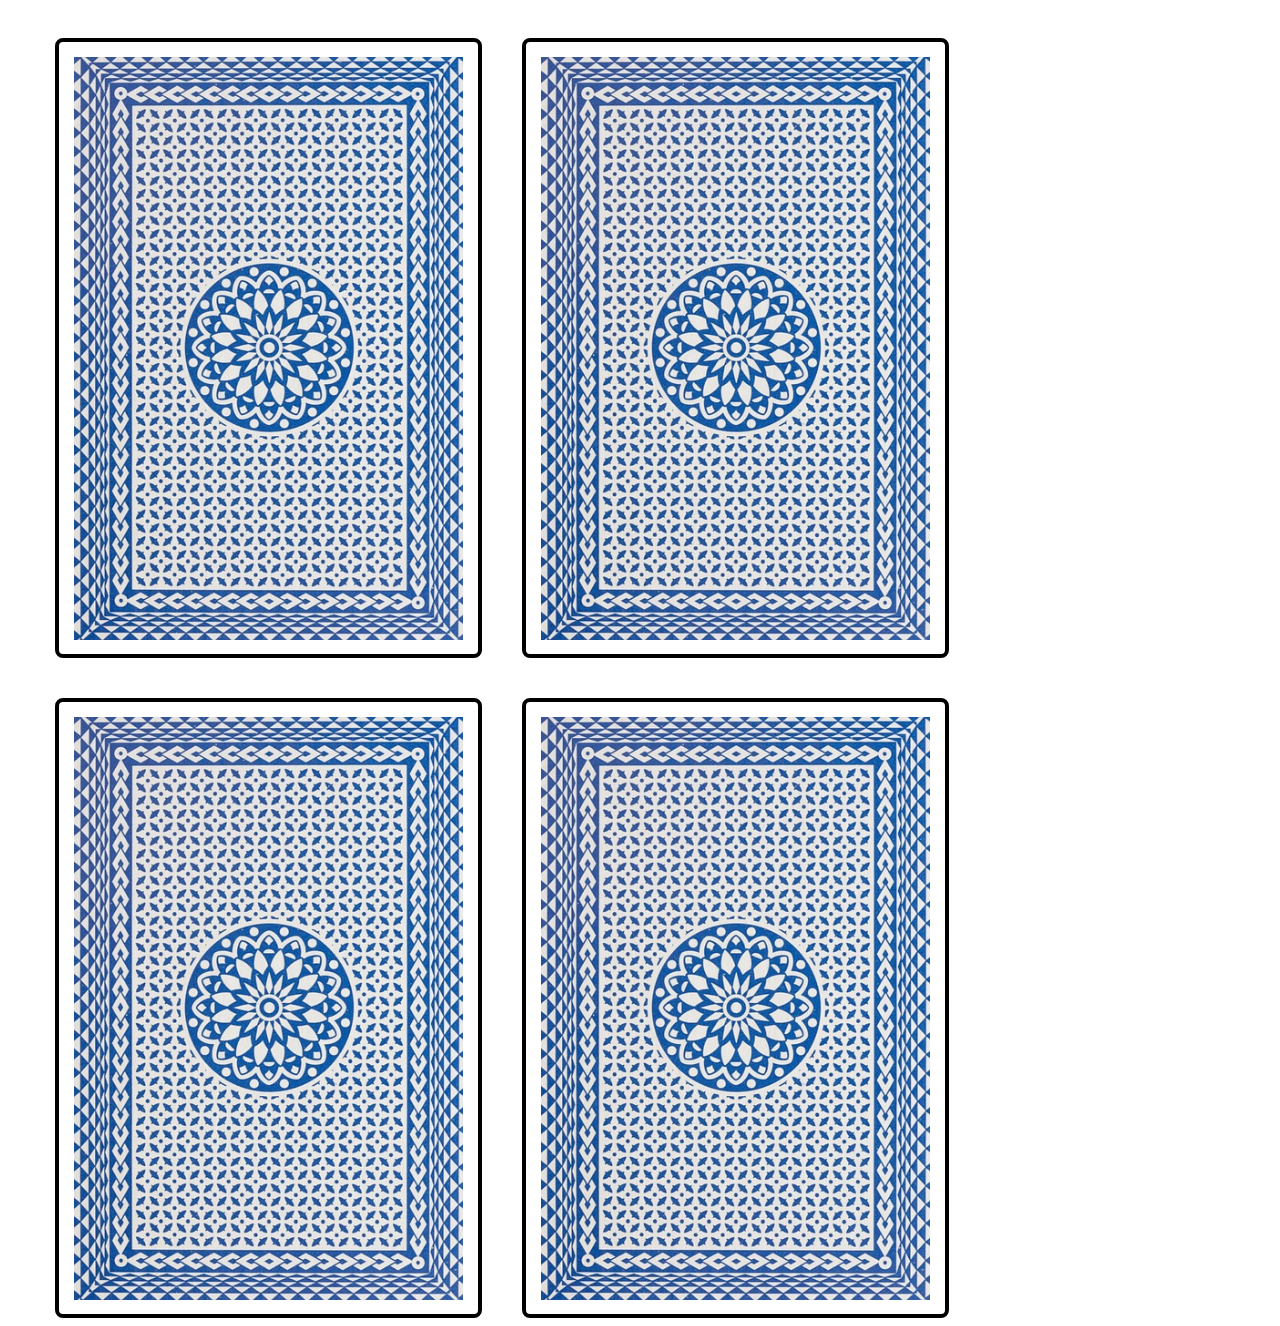
<file: index.html>
<!DOCTYPE html>
<html lang="en">
  <head>
    <meta charset="UTF-8" />
    <meta name="viewport" content="width=device-width, initial-scale=1.0" />
    <title>Cards</title>
    <link rel="stylesheet" href="./css/main.css" />
  </head>
  <body>
    <div class="container">
      <div class="cards">
          <div class="flip_card">
            <div class="flip_card_inner">
              <div class="flip_card_front">
                <img
                  src="./img/playing-card-568200_640.jpg"
                  alt="facebook"
                  class="card_back_img"
                />
              </div>
              <div class="flip_card_back">
                <div class="flip_card_front">
                  <div class="top">
                    <p class="letter">A</p>
                    <img
                      class="icon"
                      src="./img/spades-svgrepo-com.svg"
                      alt=""
                    />
                  </div>
                  <div class="center">
                    <img
                      class="icon_l"
                      src="./img/spades-svgrepo-com.svg"
                      alt=""
                    />
                  </div>
                  <div class="bottom">
                    <img
                      class="icon"
                      src="./img/spades-svgrepo-com.svg"
                      alt=""
                    />
                    <p class="letter">A</p>
                  </div>
                </div>
              </div>
            </div>
          </div>
          <div class="flip_card">
            <div class="flip_card_inner">
              <div class="flip_card_front">
                <img
                  src="./img/playing-card-568200_640.jpg"
                  alt="facebook"
                  class="card_back_img"
                />
              </div>
              <div class="flip_card_back">
                <div class="flip_card_front">
                  <div class="top">
                    <p class="letter">A</p>
                    <img
                      class="icon"
                      src="./img/hearts-game-svgrepo-com.svg"
                      alt=""
                    />
                  </div>
                  <div class="center">
                    <img
                      class="icon_l"
                      src="./img/hearts-game-svgrepo-com.svg"
                      alt=""
                    />
                  </div>
                  <div class="bottom">
                    <img
                      class="icon"
                      src="./img/hearts-game-svgrepo-com.svg"
                      alt=""
                    />
                    <p class="letter">A</p>
                  </div>
                </div>
              </div>
            </div>
          </div>
          <div class="flip_card">
            <div class="flip_card_inner">
              <div class="flip_card_front">
                <img
                  src="./img/playing-card-568200_640.jpg"
                  alt="facebook"
                  class="card_back_img"
                />
              </div>
              <div class="flip_card_back">
                <div class="flip_card_front">
                  <div class="top">
                    <p class="letter">A</p>
                    <img
                      class="icon"
                      src="./img/club-suit-svgrepo-com.svg"
                      alt=""
                    />
                  </div>
                  <div class="center">
                    <img
                      class="icon_l"
                      src="./img/club-suit-svgrepo-com.svg"
                      alt=""
                    />
                  </div>
                  <div class="bottom">
                    <img
                      class="icon"
                      src="./img/club-suit-svgrepo-com.svg"
                      alt=""
                    />
                    <p class="letter">A</p>
                  </div>
                </div>
              </div>
            </div>
          </div>
          <div class="flip_card">
            <div class="flip_card_inner">
              <div class="flip_card_front">
                <img
                  src="./img/playing-card-568200_640.jpg"
                  alt="facebook"
                  class="card_back_img"
                />
              </div>
              <div class="flip_card_back">
                <div class="flip_card_front">
                  <div class="top">
                    <p class="letter">A</p>
                    <img
                      class="icon"
                      src="./img/diamond-mark-3-svgrepo-com.svg"
                      alt=""
                    />
                  </div>
                  <div class="center">
                    <img
                      class="icon_l"
                      src="./img/diamond-mark-3-svgrepo-com.svg"
                      alt=""
                    />
                  </div>
                  <div class="bottom">
                    <img
                      class="icon"
                      src="./img/diamond-mark-3-svgrepo-com.svg"
                      alt=""
                    />
                    <p class="letter">A</p>
                  </div>
                </div>
              </div>
            </div>
          </div>
      </div>
    </div>
  </body>
</html>
</file>
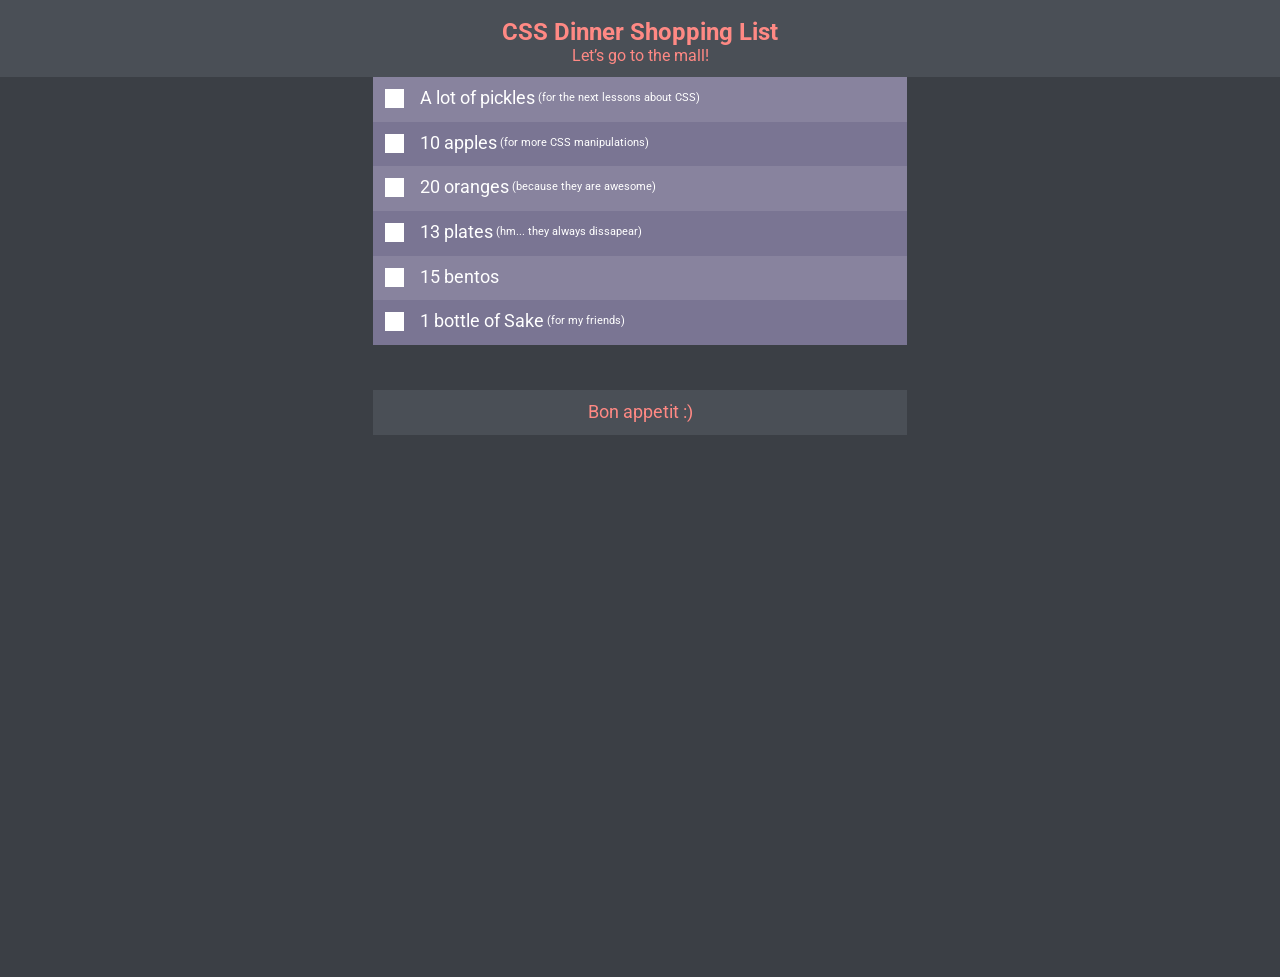
<file: HW8/index.html>
<!DOCTYPE html>
<html lang="en">
  <head>
    <meta charset="UTF-8" />
    <meta name="viewport" content="width=device-width, initial-scale=1.0" />
    <title>Shopping List</title>
    <link rel="preconnect" href="https://fonts.googleapis.com" />
    <link rel="preconnect" href="https://fonts.gstatic.com" crossorigin />
    <link
      href="https://fonts.googleapis.com/css2?family=Roboto:ital,wght@0,100..900;1,100..900&display=swap"
      rel="stylesheet"
    />
    <link rel="stylesheet" href="./css/style.css" />
    <link rel="shortcut icon" href="./img/favicon.png" type="image/x-icon" />
  </head>
  <body>
    <header class="header">
      <div class="container">
        <h1 class="header_title">CSS Dinner Shopping List</h1>
        <p class="header_text">Let’s go to the mall!</p>
      </div>
    </header>
    <main class="main">
      <div class="container">
        <form class="shopping_list" action="#" method="get">
          <label class="list_item">
            <input type="checkbox" name="to_buy" value="A lot of pickles" />
            <span></span>
            <p class="list_item_name">A lot of pickles</p>
            <p class="list_item_text">for the next lessons about CSS</p>
          </label>
          <label class="list_item">
            <input type="checkbox" name="to_buy" value="10 apples"/>
            <span></span>
            <p class="list_item_name">10 apples</p>
            <p class="list_item_text">for more CSS manipulations</p>
          </label>
          <label class="list_item"
            ><input type="checkbox" name="to_buy" value="20 oranges"/> <span></span>
            <p class="list_item_name">20 oranges</p>
            <p class="list_item_text">because they are awesome</p>
          </label>
          <label class="list_item"
            ><input type="checkbox" name="to_buy" value="13 plates"/> <span></span>
            <p class="list_item_name">13 plates</p>
            <p class="list_item_text">hm... they always dissapear</p>
          </label>
          <label class="list_item"
            ><input type="checkbox" name="to_buy" value="15 bentos"/> <span></span>
            <p class="list_item_name">15 bentos</p>
          </label>
          <label class="list_item"
            ><input type="checkbox" name="to_buy" value="1 bottle of Sake"/> <span></span>
            <p class="list_item_name">1 bottle of Sake</p>
            <p class="list_item_text">for my friends</p>
          </label>
        </form>
        <button type="submit" class="bottom_button">Bon appetit :)</button>
      </div>
    </main>
  </body>
</html>
</file>
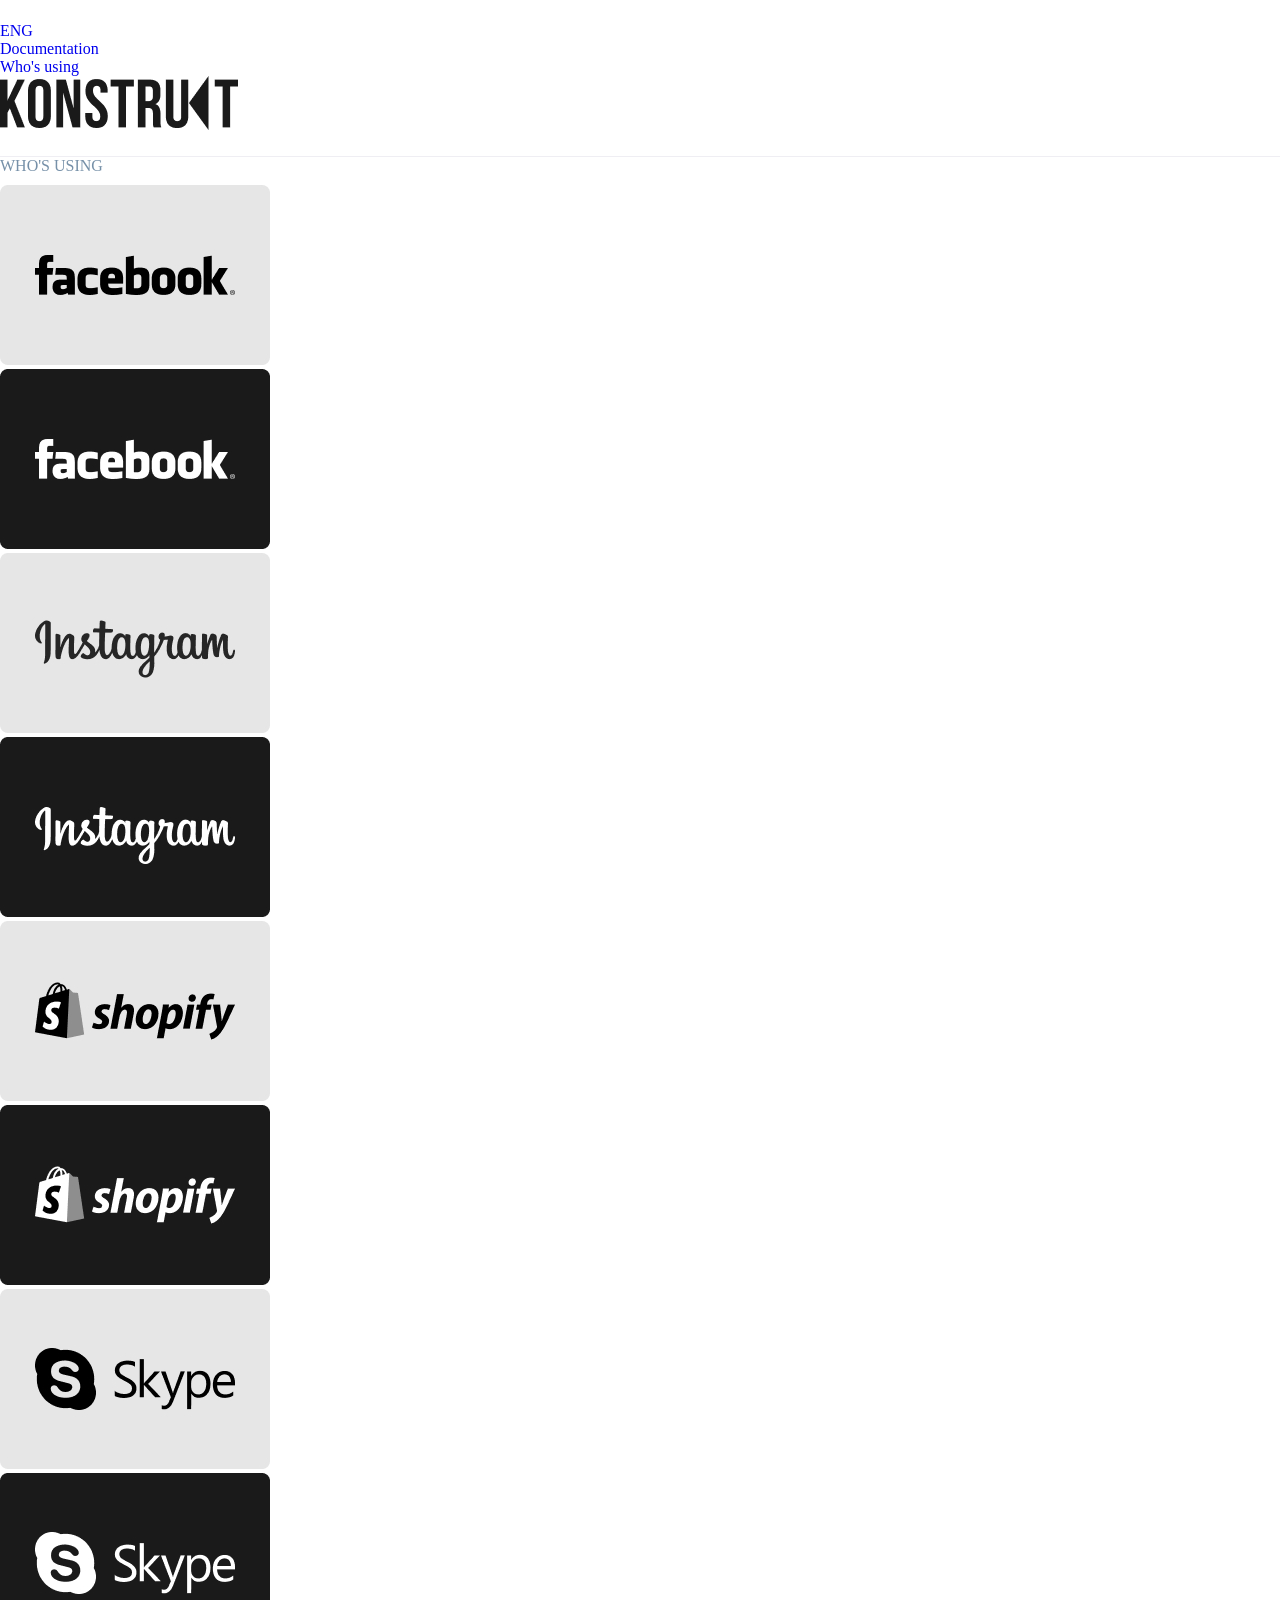
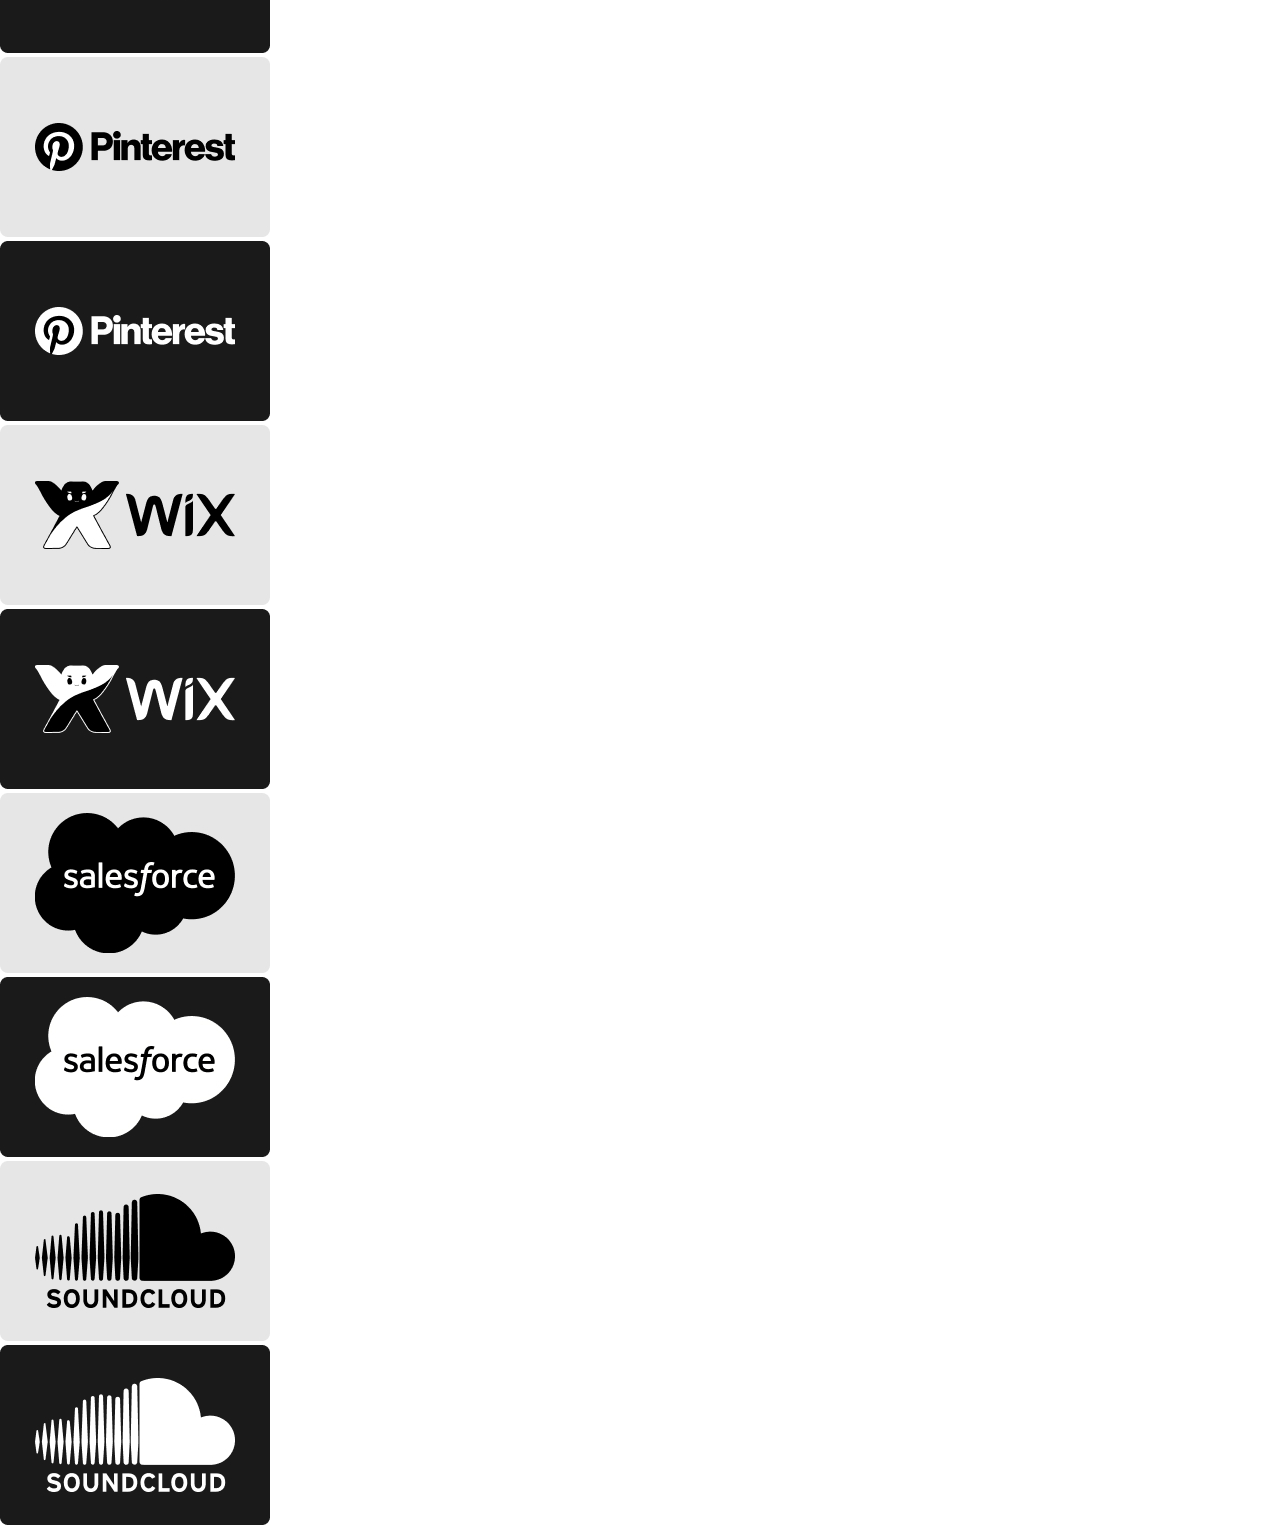
<file: index.who.html>
<!DOCTYPE html>
<html lang="en">
  <head>
    <meta charset="UTF-8" />
    <meta name="viewport" content="width=device-width, initial-scale=1.0" />
    <title>Documentation</title>
    <link rel="preconnect" href="https://fonts.googleapis.com" />
    <link rel="preconnect" href="https://fonts.gstatic.com" crossorigin />
    <link
      href="https://fonts.googleapis.com/css2?family=Farro:wght@300;400;500;700&family=Francois+One&family=PT+Sans:ital,wght@0,400;0,700;1,400;1,700&family=Roboto:ital,wght@0,100..900;1,100..900&family=Staatliches&family=Tourney:ital,wght@0,100..900;1,100..900&display=swap"
      rel="stylesheet"
    />
    <link rel="stylesheet" href="./css/style.css" />
  </head>
  <body>
    <header class="header">
      <div class="container flex_cont">
        <nav class="nav">
          <div class="lang">
            <a href="#" class="lang__item">ENG</a>
          </div>
          <ul class="menu nav-menu">
            <li class="menu_item">
              <a href="./index.html">Documentation</a>
            </li>
            <li class="menu_item">
              <a href="#">Who's using</a>
            </li>
          </ul>
        </nav>
        <div class="logo_cont">
          <img src="./img/company-logo-black.png" alt="Logo" />
        </div>
      </div>
    </header>
    <main class="main">
      <div class="container">
        <h1 class="title title_3">Who's using</h1>
        <ul class="cards">
          <li class="flip_card">
            <div class="flip_card_inner">
              <div class="flip_card_front">
                <img
                  src="./img/facebook.jpg"
                  alt="facebook"
                  class="card_inner_img"
                />
              </div>
              <div class="flip_card_back">
                <img
                  src="./img/facebook_b.jpg"
                  alt="facebook"
                  class="card_back_img"
                />
              </div>
            </div>
          </li>
          <li class="flip_card">
            <div class="flip_card_inner">
              <div class="flip_card_front">
                <img
                  src="./img/instagram.jpg"
                  alt="instagram"
                  class="card_inner_img"
                />
              </div>
              <div class="flip_card_back">
                <img
                  src="./img/instagram_b.jpg"
                  alt="instagram"
                  class="card_back_img"
                />
              </div>
            </div>
          </li>
          <li class="flip_card">
            <div class="flip_card_inner">
              <div class="flip_card_front">
                <img
                  src="./img/shopify.jpg"
                  alt="shopify"
                  class="card_inner_img"
                />
              </div>
              <div class="flip_card_back">
                <img
                  src="./img/shopify_b.jpg"
                  alt="shopify"
                  class="card_back_img"
                />
              </div>
            </div>
          </li>
          <li class="flip_card">
            <div class="flip_card_inner">
              <div class="flip_card_front">
                <img
                  src="./img/skype.jpg"
                  alt="skype"
                  class="card_inner_img"
                />
              </div>
              <div class="flip_card_back">
                <img
                  src="./img/skype_b.jpg"
                  alt="skype"
                  class="card_back_img"
                />
              </div>
            </div>
          </li>
          <li class="flip_card">
            <div class="flip_card_inner">
              <div class="flip_card_front">
                <img
                  src="./img/pinterest.jpg"
                  alt="pinterest"
                  class="card_inner_img"
                />
              </div>
              <div class="flip_card_back">
                <img
                  src="./img/pinterest_b.jpg"
                  alt="pinterest"
                  class="card_back_img"
                />
              </div>
            </div>
          </li>
          <li class="flip_card">
            <div class="flip_card_inner">
              <div class="flip_card_front">
                <img
                  src="./img/wix.jpg"
                  alt="wix"
                  class="card_inner_img"
                />
              </div>
              <div class="flip_card_back">
                <img
                  src="./img/wix_b.jpg"
                  alt="wix"
                  class="card_back_img"
                />
              </div>
            </div>
          </li>
          <li class="flip_card">
            <div class="flip_card_inner">
              <div class="flip_card_front">
                <img
                  src="./img/saleforse.jpg"
                  alt="saleforse"
                  class="card_inner_img"
                />
              </div>
              <div class="flip_card_back">
                <img
                  src="./img/saleforse_b.jpg"
                  alt="saleforse"
                  class="card_back_img"
                />
              </div>
            </div>
          </li>
          <li class="flip_card">
            <div class="flip_card_inner">
              <div class="flip_card_front">
                <img
                  src="./img/soundcloud.jpg"
                  alt="soundcloud"
                  class="card_inner_img"
                />
              </div>
              <div class="flip_card_back">
                <img
                  src="./img/soundcloud_b.jpg"
                  alt="soundcloud"
                  class="card_back_img"
                />
              </div>
            </div>
          </li>
        </ul>
      </div>
    </main>
  </body>
</html>
</file>
<file: css/main.css>
p {
  margin: 0;
}

.container {
  max-width: 1170px;
  margin: 0 auto;
}

.cards {
  display: flex;
  gap: 40px;
  flex-wrap: wrap;
  padding-top: 30px;
}

.flip_card {
  background-color: transparent;
  width: 427px;
  height: 620px;
  perspective: 1000px;
}
.flip_card:hover .flip_card_inner {
  transform: rotateY(180deg);
}
.flip_card_inner {
  position: relative;
  width: 100%;
  height: 100%;
  transition: transform 0.8s;
  transform-style: preserve-3d;
}
.flip_card_front, .flip_card_back {
  box-sizing: border-box;
  position: absolute;
  width: 100%;
  height: 100%;
  backface-visibility: hidden;
}
.flip_card_front {
  border: 4px solid #000;
  border-radius: 8px;
  display: flex;
  flex-direction: column;
  justify-content: space-between;
  padding: 15px;
}
.flip_card_back {
  transform: rotateY(180deg);
}

.top,
.bottom {
  text-align: center;
}

.top {
  align-self: flex-start;
}

.center {
  align-self: center;
}

.bottom {
  align-self: flex-end;
}

.letter {
  font-size: 34px;
  margin-bottom: 10px;
}

.icon {
  width: 40px;
  margin-bottom: 20px;
}
.icon_l {
  width: 90px;
}/*# sourceMappingURL=main.css.map */
</file>
<file: css/style.css>
@import url('https://fonts.googleapis.com/css2?family=Nunito+Sans:ital,opsz,wght@0,6..12,200..1000;1,6..12,200..1000&family=Quicksand:wght@300..700&family=Roboto:ital,wght@0,100..900;1,100..900&display=swap');
@import url('./normalize.css');
@import url('./vars.css');

* {
    box-sizing: border-box;
    padding: 0;
    margin: 0;
}

ul,
ol {
    padding-left: 0;
    list-style: none;
}

a {
    text-decoration: none;
}

h1, h2, h3, h4 {
    margin: 0 0;
}

html,
body {
    font-size: var(--main-font-size);
    font-family: var(--roboto-font-family);
    background: var(--main-background);
    color: var(--main-font-color);
}

.body {
    min-height: 100vh;
    display: flex;
    flex-direction: column;
    justify-content: space-between;
}

.container {
    max-width: var(--container-width);
    margin: 0 auto;
}

.flex-container {
    display: flex;
    align-items: center;
}

.header {
    padding: 22px 0;
    border-bottom: 1px solid #efeef3;
}

.logo {
    display: flex;
    align-items: center;
    gap: 13px;
    font-size: 35px;
    font-weight: 500;
    font-family: var(--quicksand-font-family);
}

.title_1 {
    margin-bottom: 40px;
    font-family: var(--nunito-font-family);
    font-weight: 600;
    font-size: 40px;
    line-height: 1.3;
}

.title_3 {
    margin-bottom: 10px;
    font-size: 1rem;
    font-weight: 400;
    color: #7690a8;
    text-transform: uppercase;

}

.main_list {
    display: flex;
    gap: 30px;
}

.list_item {
    padding: 40px;
    border: 1px solid #e5eaf4;
    border-radius: 8px;
}

.icon_cont {
    width: 64px;
    height: 64px;
    display: flex;
    align-items: center;
    justify-content: center;
    border: 1px solid #e5eaf4;
    border-radius: 8px;
}

.icon_hover {
    display: none;
}

.list_item:hover {
    border-color: var(--accent-color);
}

.list_item:hover .icon_cont {
    text-align: center;
}

.list_item:hover .icon_basic {
    display: none;
}

.list_item:hover .icon_hover {
    display: block;
}

.title_4 {
    font-size: 24px;
    font-weight: 400;
    line-height: 0.89;
    margin: 30px 0 15px;
}

.item_text {
    margin-bottom: 30px;
    font-weight: 400;
font-size: 16px;
line-height: 1.75;
}

.item_link {
    font-weight: 600;
font-size: 16px;
color: var(--accent-color);
}


  
  
.footer {
    padding: 40px 0;
    background: var(--additional-background);
}
.logo_footer {
    color: #fff;
    margin-bottom: 40px;
}
.social {
    display: flex;
    justify-content: flex-start;
    align-items: center;
    gap: 10px;
}
.social__link {
    display: flex;
    justify-content: center;
    align-items: center;
    height: 38px;
    width: 38px;
    border-radius: 5px;
    background: #efeef3;
}

.social__link:hover .social__icon {
    fill: var(--accent-color);
}
</file>
<file: HW8/css/style.css>
@import url('./vars.css');
@import url('./normalize.css');

body {
    font-family: Roboto, sans-serif;
    font-size: var(--main-font-size);
}

h1, p {
    margin: 0;
}

.header {
    background-color: var(--header-color);
    color: var(--accent-color);
    padding: 19px 0 12px;
}

.container {
    margin: 0 auto;
    width: 534px;
}

.header_title {
    text-align: center;
    font-size: 24px;
}

.header_text {
    text-align: center;
    font-size: 16px;
}

.main {
    height: 100vh;
    background-color: var(--main-background-color);
}

.shopping_list {
    color: #fff;
    margin-bottom: 45px;
}

.list_item {
    display: flex;
    align-items: center;
    padding: 11px 12px 13px;
    background-color: var(--item-backgroun-light);
}

.list_item:nth-child(2n) {
    background-color: var(--item-backgroun-dark);
}

.list_item input {
    display: none;
}

.list_item span {
    width: 19px;
  height: 19px;
  background-color: #fff;
  display: inline-block;
  margin-right: 16px;
  position: relative;
  transition: all .1s ease-in;
}

.list_item input:checked + span::after {
  content: '';
  position: absolute;
  top: 4px;
  left: 6px;
  width: 3px;
  height: 6px;
  border: solid #000000;
  border-width: 0 3px 3px 0;
  transform: rotate(45deg);
}

.list_item input:checked ~ p {
    text-decoration: line-through;
    color: #9B96AC;
}

.list_item:hover {
    cursor: pointer;
    background-color: #625E77;
    border-top: solid 2px #fff;
    border-bottom: solid 2px #fff;
}

.list_item:active {
    background-color: var(--accent-color);
}

.list_item_text {
    margin-left: 3px;
    font-size: 11px;
}

.list_item_text::before {
    content: "(";
}

.list_item_text::after {
    content: ")";
}

.bottom_button {
    width: 100%;
    padding-top: 12px;
    padding-bottom: 12px;
    background-color: var(--header-color);
    color: var(--accent-color);
    border: none;
}
</file>
